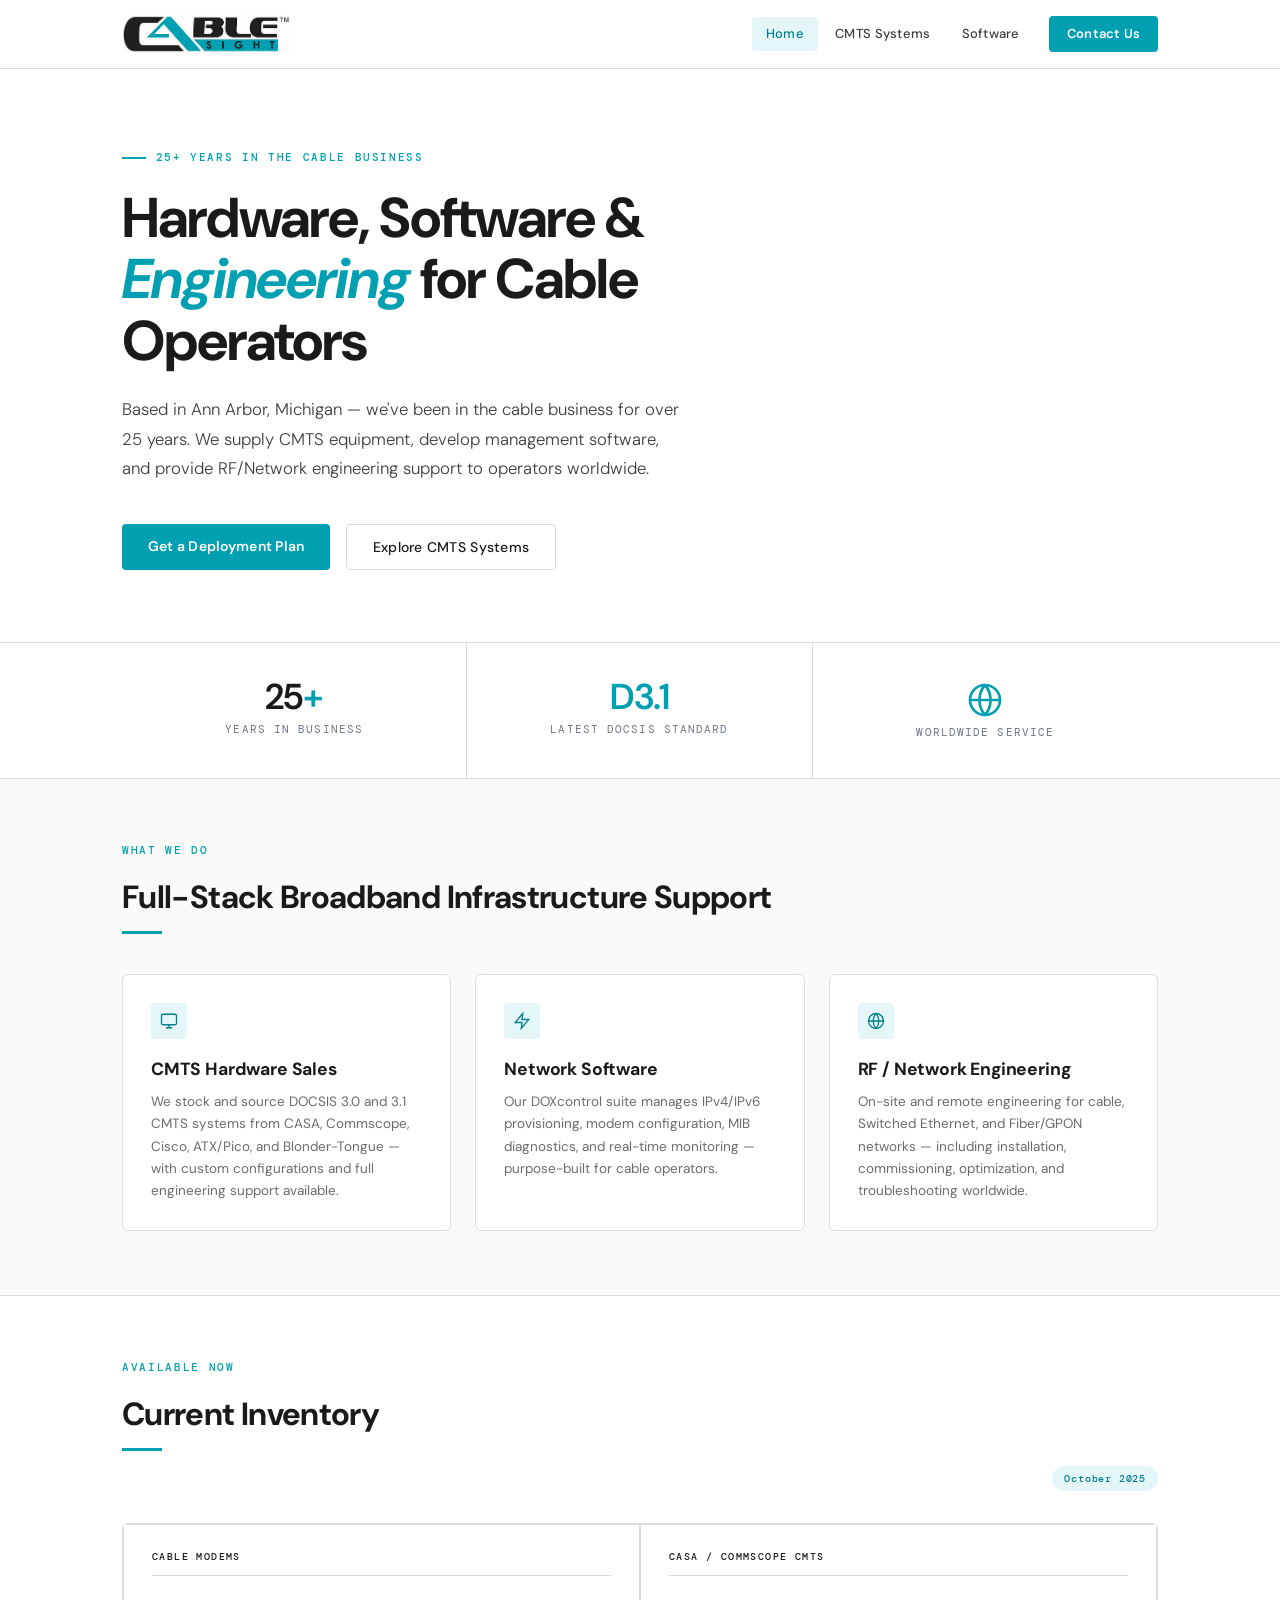
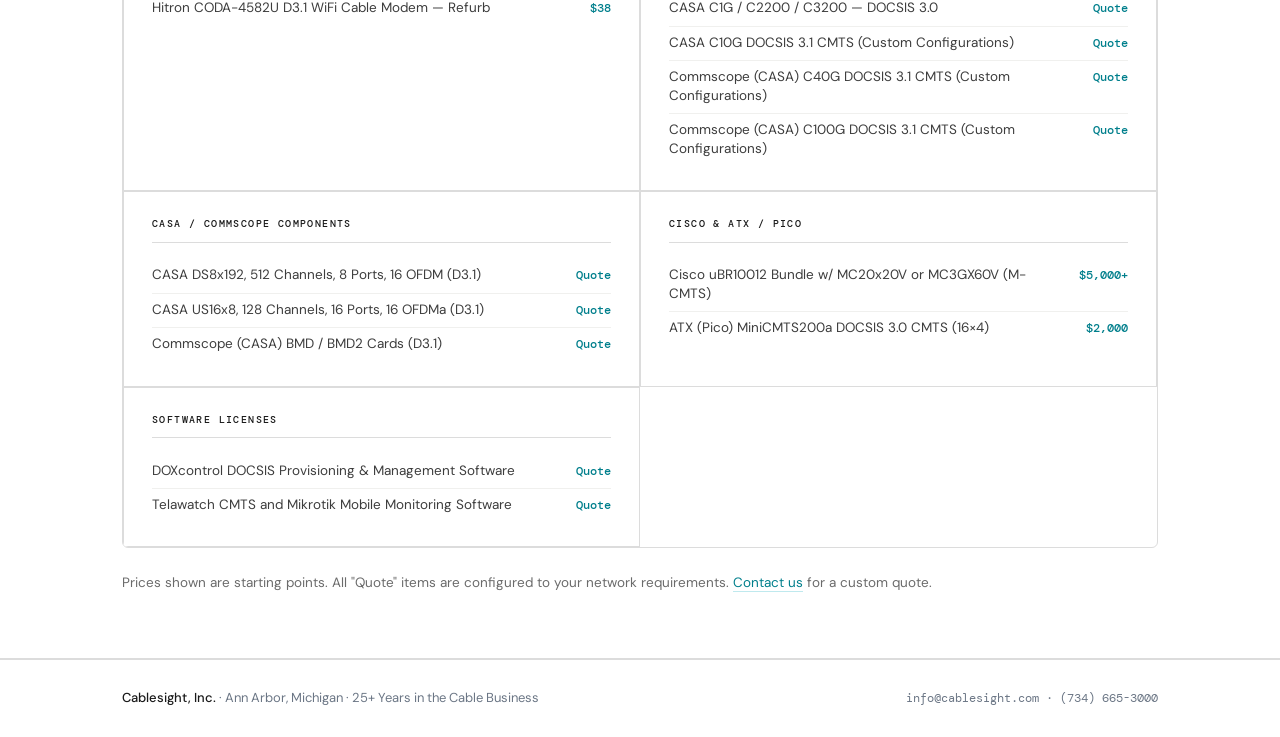
<file: index.html>
<!DOCTYPE html>
<html lang="en">
<head>
  <meta charset="UTF-8">
  <meta name="viewport" content="width=device-width, initial-scale=1.0">
  <title>Cablesight — CMTS Hardware, DOCSIS Software & Broadband Engineering</title>
  <link rel="preconnect" href="https://fonts.googleapis.com">
  <link href="https://fonts.googleapis.com/css2?family=DM+Serif+Display:ital@0;1&family=DM+Mono:wght@400;500&family=DM+Sans:ital,wght@0,300;0,400;0,500;0,600;1,300&display=swap" rel="stylesheet">
  <link rel="stylesheet" href="styles.css">
</head>
<body>

  <header>
    <div class="header-inner">
      <a class="logo" href="index.html">
        <img src="logo.png" alt="Cablesight Logo" class="logo-img">
      </a>
      <nav id="desktop-nav">
        <a class="nav-link active" href="index.html">Home</a>
        <a class="nav-link" href="cmts.html">CMTS Systems</a>
        <a class="nav-link" href="software.html">Software</a>
        <a class="nav-cta" href="contact.html">Contact Us</a>
      </nav>
      <div class="hamburger" id="hamburger" onclick="toggleMobileNav()" aria-label="Menu">
        <span></span><span></span><span></span>
      </div>
    </div>
  </header>

  <div class="mobile-nav" id="mobile-nav">
    <a class="mobile-nav-link active" href="index.html" onclick="closeMobileNav()">Home</a>
    <a class="mobile-nav-link" href="cmts.html" onclick="closeMobileNav()">CMTS Systems</a>
    <a class="mobile-nav-link" href="software.html" onclick="closeMobileNav()">Software</a>
    <a class="mobile-nav-cta" href="contact.html" onclick="closeMobileNav()">Contact Us</a>
  </div>

  <main>

    <section class="page-section hero">
      <div class="hero-inner">
        <div class="hero-label">25+ Years in the Cable Business</div>
        <h1>Hardware, Software &amp; <em>Engineering</em> for Cable Operators</h1>
        <p>Based in Ann Arbor, Michigan — we've been in the cable business for over 25 years. We supply CMTS equipment, develop management software, and provide RF/Network engineering support to operators worldwide.</p>
        <div class="hero-actions">
          <a class="btn-primary" href="contact.html">Get a Deployment Plan</a>
          <a class="btn-secondary" href="cmts.html">Explore CMTS Systems</a>
        </div>
      </div>
    </section>

    <section class="page-section stats">
      <div class="stats-inner">
        <div class="stat">
          <div class="stat-num">25<span>+</span></div>
          <div class="stat-label">Years in Business</div>
        </div>
        <div class="stat">
          <div class="stat-num"><span>D3.1</span></div>
          <div class="stat-label">Latest DOCSIS Standard</div>
        </div>
        <div class="stat">
          <div class="stat-num">
            <svg style="width:36px;height:36px;stroke:var(--teal);fill:none;stroke-width:1.8;vertical-align:middle;" viewBox="0 0 24 24">
              <circle cx="12" cy="12" r="10" /><path d="M2 12h20M12 2a15.3 15.3 0 010 20M12 2a15.3 15.3 0 000 20" />
            </svg>
          </div>
          <div class="stat-label">Worldwide Service</div>
        </div>
      </div>
    </section>

    <section class="page-section">
      <div class="section">
        <div class="section-label">What We Do</div>
        <h2 class="section-title">Full-Stack Broadband Infrastructure Support</h2>
        <div class="section-divider"></div>
        <div class="services-grid">
          <div class="service-card">
            <div class="service-icon"><svg viewBox="0 0 24 24"><rect x="2" y="3" width="20" height="14" rx="2" /><path d="M8 21h8M12 17v4" /></svg></div>
            <h3>CMTS Hardware Sales</h3>
            <p>We stock and source DOCSIS 3.0 and 3.1 CMTS systems from CASA, Commscope, Cisco, ATX/Pico, and Blonder-Tongue — with custom configurations and full engineering support available.</p>
          </div>
          <div class="service-card">
            <div class="service-icon"><svg viewBox="0 0 24 24"><path d="M13 2L3 14h9l-1 8 10-12h-9l1-8z" /></svg></div>
            <h3>Network Software</h3>
            <p>Our DOXcontrol suite manages IPv4/IPv6 provisioning, modem configuration, MIB diagnostics, and real-time monitoring — purpose-built for cable operators.</p>
          </div>
          <div class="service-card">
            <div class="service-icon"><svg viewBox="0 0 24 24"><circle cx="12" cy="12" r="10" /><path d="M2 12h20M12 2a15.3 15.3 0 010 20M12 2a15.3 15.3 0 000 20" /></svg></div>
            <h3>RF / Network Engineering</h3>
            <p>On-site and remote engineering for cable, Switched Ethernet, and Fiber/GPON networks — including installation, commissioning, optimization, and troubleshooting worldwide.</p>
          </div>
        </div>
      </div>
    </section>

    <section class="page-section inventory-section">
      <div class="section">
        <div class="inventory-header">
          <div>
            <div class="section-label">Available Now</div>
            <h2 class="section-title">Current Inventory</h2>
            <div class="section-divider"></div>
          </div>
          <span class="inv-badge">October 2025</span>
        </div>
        <div class="inventory-grid">
          <div class="inv-group">
            <div class="inv-group-title">Cable Modems</div>
            <div class="inv-row"><span class="inv-desc">Hitron CODA-4582U D3.1 WiFi Cable Modem — Refurb</span><span class="inv-price">$38</span></div>
          </div>
          <div class="inv-group">
            <div class="inv-group-title">CASA / Commscope CMTS</div>
            <div class="inv-row"><span class="inv-desc">CASA C1G / C2200 / C3200 — DOCSIS 3.0</span><span class="inv-price">Quote</span></div>
            <div class="inv-row"><span class="inv-desc">CASA C10G DOCSIS 3.1 CMTS (Custom Configurations)</span><span class="inv-price">Quote</span></div>
            <div class="inv-row"><span class="inv-desc">Commscope (CASA) C40G DOCSIS 3.1 CMTS (Custom Configurations)</span><span class="inv-price">Quote</span></div>
            <div class="inv-row"><span class="inv-desc">Commscope (CASA) C100G DOCSIS 3.1 CMTS (Custom Configurations)</span><span class="inv-price">Quote</span></div>
          </div>
          <div class="inv-group">
            <div class="inv-group-title">CASA / Commscope Components</div>
            <div class="inv-row"><span class="inv-desc">CASA DS8x192, 512 Channels, 8 Ports, 16 OFDM (D3.1)</span><span class="inv-price">Quote</span></div>
            <div class="inv-row"><span class="inv-desc">CASA US16x8, 128 Channels, 16 Ports, 16 OFDMa (D3.1)</span><span class="inv-price">Quote</span></div>
            <div class="inv-row"><span class="inv-desc">Commscope (CASA) BMD / BMD2 Cards (D3.1)</span><span class="inv-price">Quote</span></div>
          </div>
          <div class="inv-group">
            <div class="inv-group-title">Cisco &amp; ATX / Pico</div>
            <div class="inv-row"><span class="inv-desc">Cisco uBR10012 Bundle w/ MC20x20V or MC3GX60V (M-CMTS)</span><span class="inv-price">$5,000+</span></div>
            <div class="inv-row"><span class="inv-desc">ATX (Pico) MiniCMTS200a DOCSIS 3.0 CMTS (16×4)</span><span class="inv-price">$2,000</span></div>
          </div>
          <div class="inv-group">
            <div class="inv-group-title">Software Licenses</div>
            <div class="inv-row"><span class="inv-desc">DOXcontrol DOCSIS Provisioning &amp; Management Software</span><span class="inv-price">Quote</span></div>
            <div class="inv-row"><span class="inv-desc">Telawatch CMTS and Mikrotik Mobile Monitoring Software</span><span class="inv-price">Quote</span></div>
          </div>
        </div>
        <p style="margin-top:1.5rem; font-size:13.5px; color:var(--ink-muted);">
          Prices shown are starting points. All "Quote" items are configured to your network requirements.
          <a class="text-link" href="contact.html">Contact us</a> for a custom quote.
        </p>
      </div>
    </section>

  </main>

  <footer>
    <div class="footer-inner">
      <div class="footer-left"><strong>Cablesight, Inc.</strong> · Ann Arbor, Michigan · 25+ Years in the Cable Business</div>
      <div class="footer-right"><a href="mailto:info@cablesight.com">info@cablesight.com</a> · <a href="tel:+17346653000">(734) 665-3000</a></div>
    </div>
  </footer>

  <script src="main.js"></script>
</body>
</html>
</file>
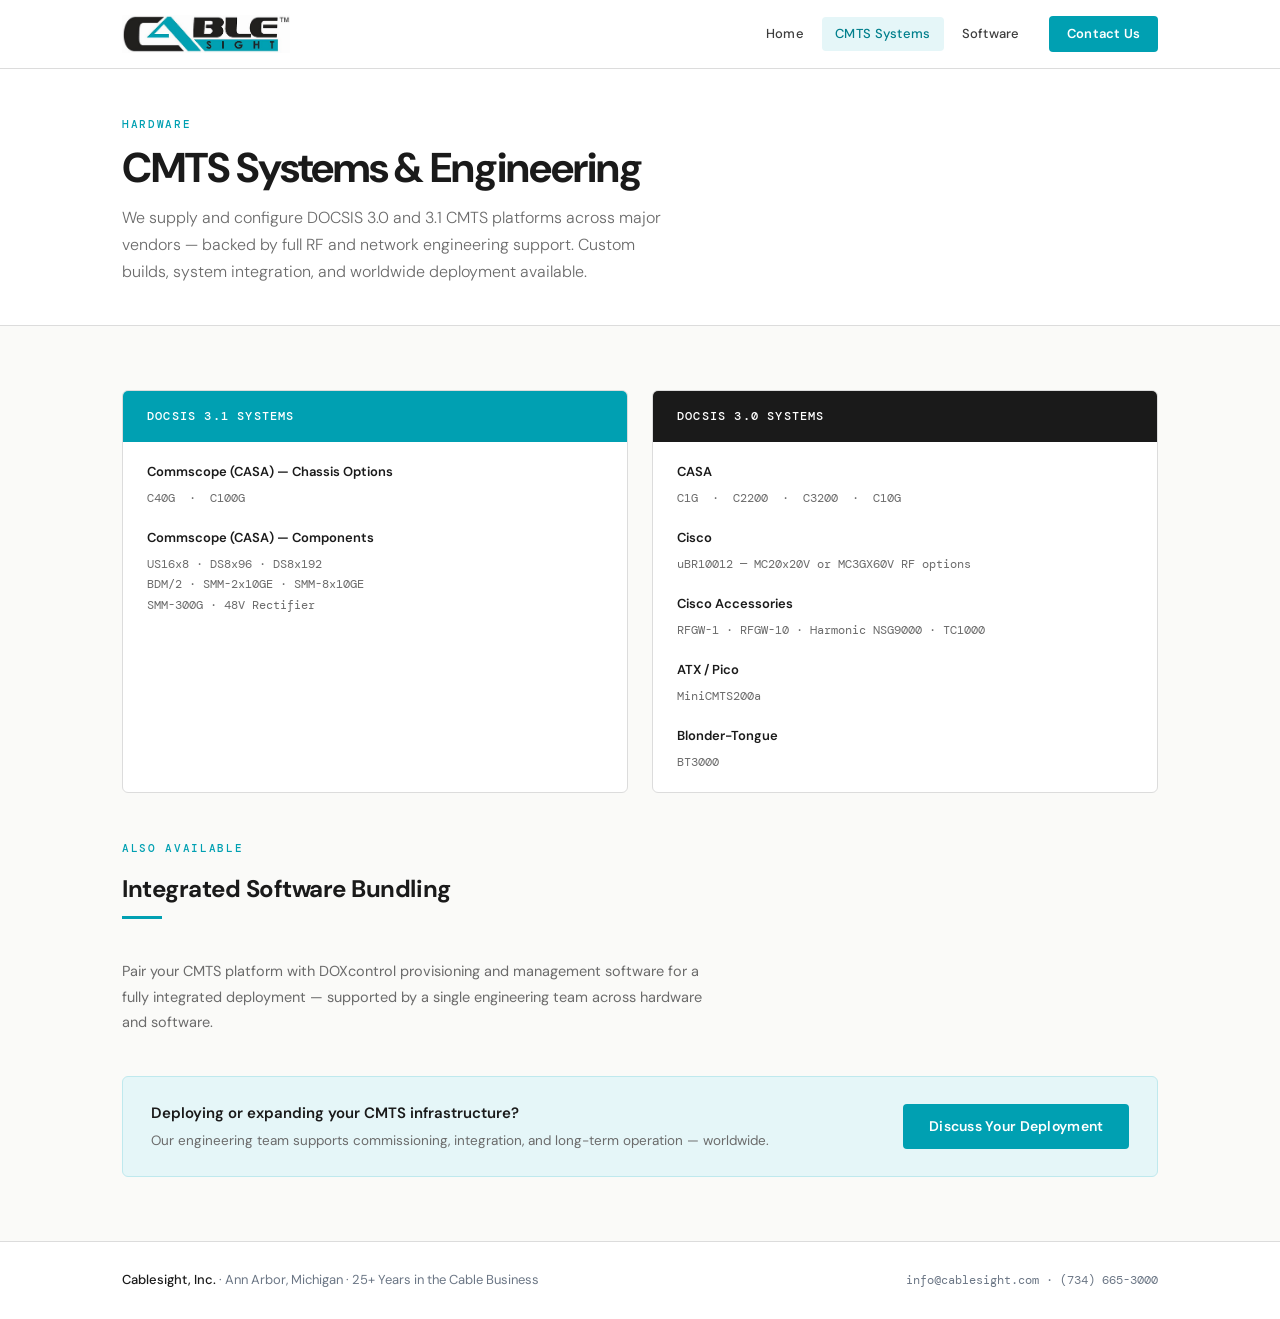
<file: cmts.html>
<!DOCTYPE html>
<html lang="en">
<head>
  <meta charset="UTF-8">
  <meta name="viewport" content="width=device-width, initial-scale=1.0">
  <title>CMTS Systems — Cablesight</title>
  <link rel="preconnect" href="https://fonts.googleapis.com">
  <link href="https://fonts.googleapis.com/css2?family=DM+Serif+Display:ital@0;1&family=DM+Mono:wght@400;500&family=DM+Sans:ital,wght@0,300;0,400;0,500;0,600;1,300&display=swap" rel="stylesheet">
  <link rel="stylesheet" href="styles.css">
</head>
<body>

  <header>
    <div class="header-inner">
      <a class="logo" href="index.html">
        <img src="logo.png" alt="Cablesight Logo" class="logo-img">
      </a>
      <nav id="desktop-nav">
        <a class="nav-link" href="index.html">Home</a>
        <a class="nav-link active" href="cmts.html">CMTS Systems</a>
        <a class="nav-link" href="software.html">Software</a>
        <a class="nav-cta" href="contact.html">Contact Us</a>
      </nav>
      <div class="hamburger" id="hamburger" onclick="toggleMobileNav()" aria-label="Menu">
        <span></span><span></span><span></span>
      </div>
    </div>
  </header>

  <div class="mobile-nav" id="mobile-nav">
    <a class="mobile-nav-link" href="index.html" onclick="closeMobileNav()">Home</a>
    <a class="mobile-nav-link active" href="cmts.html" onclick="closeMobileNav()">CMTS Systems</a>
    <a class="mobile-nav-link" href="software.html" onclick="closeMobileNav()">Software</a>
    <a class="mobile-nav-cta" href="contact.html" onclick="closeMobileNav()">Contact Us</a>
  </div>

  <main>

    <section class="page-header">
      <div class="page-header-inner">
        <div class="section-label">Hardware</div>
        <h1>CMTS Systems &amp; Engineering</h1>
        <p>We supply and configure DOCSIS 3.0 and 3.1 CMTS platforms across major vendors — backed by full RF and network engineering support. Custom builds, system integration, and worldwide deployment available.</p>
      </div>
    </section>

    <section class="page-section">
      <div class="section">

        <div class="cmts-grid">
          <div class="cmts-tier">
            <div class="cmts-tier-header teal"><h3>DOCSIS 3.1 Systems</h3></div>
            <div class="cmts-tier-body">
              <div class="cmts-brand-block">
                <div class="cmts-brand">Commscope (CASA) — Chassis Options</div>
                <div class="cmts-models">C40G &nbsp;·&nbsp; C100G</div>
              </div>
              <div class="cmts-brand-block">
                <div class="cmts-brand">Commscope (CASA) — Components</div>
                <div class="cmts-models">US16x8 · DS8x96 · DS8x192<br>BDM/2 · SMM-2x10GE · SMM-8x10GE<br>SMM-300G · 48V Rectifier</div>
              </div>
            </div>
          </div>
          <div class="cmts-tier">
            <div class="cmts-tier-header dark"><h3>DOCSIS 3.0 Systems</h3></div>
            <div class="cmts-tier-body">
              <div class="cmts-brand-block">
                <div class="cmts-brand">CASA</div>
                <div class="cmts-models">C1G &nbsp;·&nbsp; C2200 &nbsp;·&nbsp; C3200 &nbsp;·&nbsp; C10G</div>
              </div>
              <div class="cmts-brand-block">
                <div class="cmts-brand">Cisco</div>
                <div class="cmts-models">uBR10012 — MC20x20V or MC3GX60V RF options</div>
              </div>
              <div class="cmts-brand-block">
                <div class="cmts-brand">Cisco Accessories</div>
                <div class="cmts-models">RFGW-1 · RFGW-10 · Harmonic NSG9000 · TC1000</div>
              </div>
              <div class="cmts-brand-block">
                <div class="cmts-brand">ATX / Pico</div>
                <div class="cmts-models">MiniCMTS200a</div>
              </div>
              <div class="cmts-brand-block">
                <div class="cmts-brand">Blonder-Tongue</div>
                <div class="cmts-models">BT3000</div>
              </div>
            </div>
          </div>
        </div>

        <div style="margin-top:3rem;">
          <div class="section-label">Also Available</div>
          <h2 class="section-title" style="font-size:1.5rem;">Integrated Software Bundling</h2>
          <div class="section-divider"></div>
          <p style="font-size:14.5px; color:var(--ink-muted); max-width:600px; line-height:1.75;">
            Pair your CMTS platform with DOXcontrol provisioning and management software for a fully integrated deployment — supported by a single engineering team across hardware and software.
          </p>
        </div>

        <div class="callout" style="margin-top:2.5rem;">
          <div class="callout-text">
            <strong>Deploying or expanding your CMTS infrastructure?</strong>
            <span>Our engineering team supports commissioning, integration, and long-term operation — worldwide.</span>
          </div>
          <a class="btn-primary" href="contact.html">Discuss Your Deployment</a>
        </div>

      </div>
    </section>

  </main>

  <footer>
    <div class="footer-inner">
      <div class="footer-left"><strong>Cablesight, Inc.</strong> · Ann Arbor, Michigan · 25+ Years in the Cable Business</div>
      <div class="footer-right"><a href="mailto:info@cablesight.com">info@cablesight.com</a> · <a href="tel:+17346653000">(734) 665-3000</a></div>
    </div>
  </footer>

  <script src="main.js"></script>
</body>
</html>
</file>
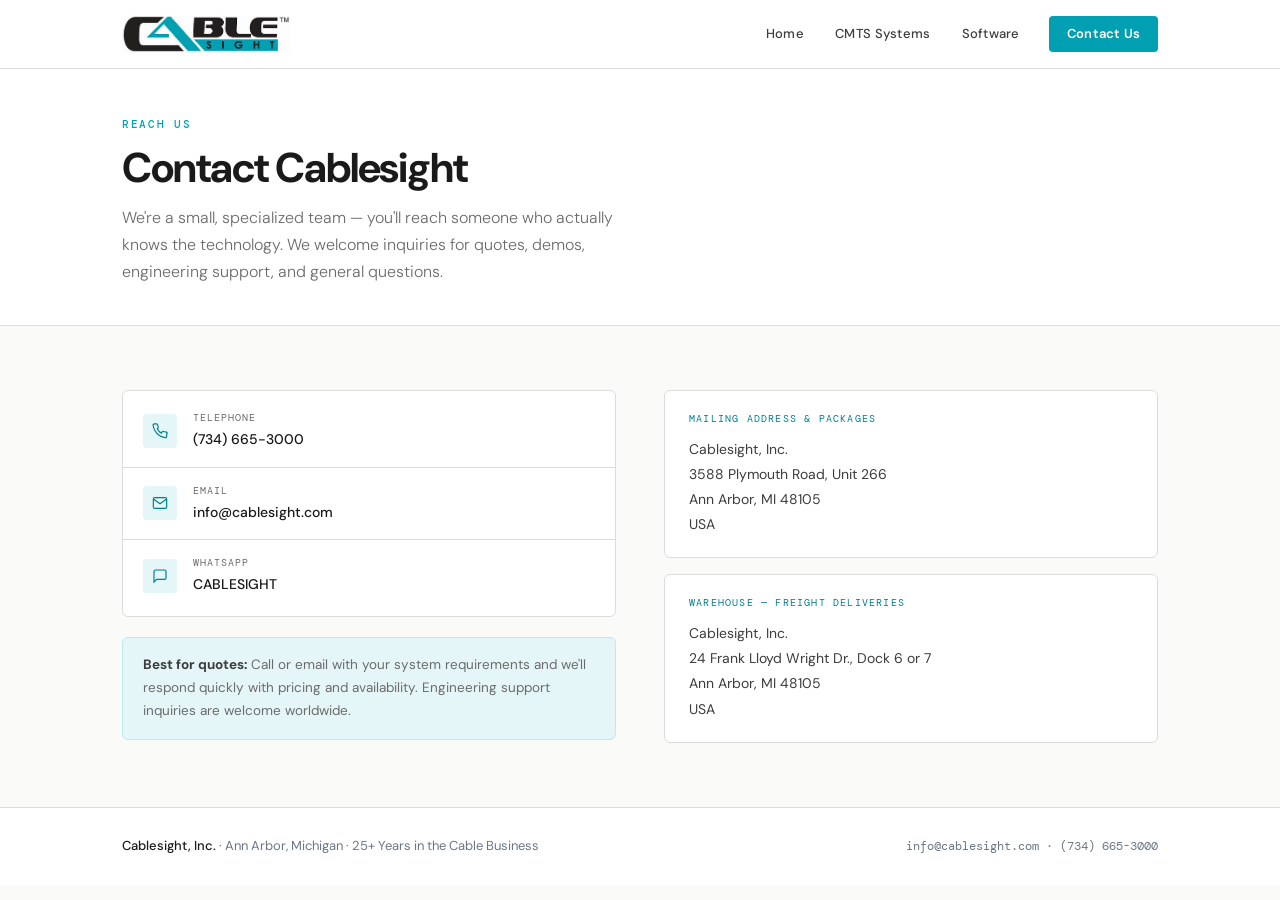
<file: contact.html>
<!DOCTYPE html>
<html lang="en">
<head>
  <meta charset="UTF-8">
  <meta name="viewport" content="width=device-width, initial-scale=1.0">
  <title>Contact — Cablesight</title>
  <link rel="preconnect" href="https://fonts.googleapis.com">
  <link href="https://fonts.googleapis.com/css2?family=DM+Serif+Display:ital@0;1&family=DM+Mono:wght@400;500&family=DM+Sans:ital,wght@0,300;0,400;0,500;0,600;1,300&display=swap" rel="stylesheet">
  <link rel="stylesheet" href="styles.css">
</head>
<body>

  <header>
    <div class="header-inner">
      <a class="logo" href="index.html">
        <img src="logo.png" alt="Cablesight Logo" class="logo-img">
      </a>
      <nav id="desktop-nav">
        <a class="nav-link" href="index.html">Home</a>
        <a class="nav-link" href="cmts.html">CMTS Systems</a>
        <a class="nav-link" href="software.html">Software</a>
        <a class="nav-cta active" href="contact.html">Contact Us</a>
      </nav>
      <div class="hamburger" id="hamburger" onclick="toggleMobileNav()" aria-label="Menu">
        <span></span><span></span><span></span>
      </div>
    </div>
  </header>

  <div class="mobile-nav" id="mobile-nav">
    <a class="mobile-nav-link" href="index.html" onclick="closeMobileNav()">Home</a>
    <a class="mobile-nav-link" href="cmts.html" onclick="closeMobileNav()">CMTS Systems</a>
    <a class="mobile-nav-link" href="software.html" onclick="closeMobileNav()">Software</a>
    <a class="mobile-nav-cta active" href="contact.html" onclick="closeMobileNav()">Contact Us</a>
  </div>

  <main>

    <section class="page-header">
      <div class="page-header-inner">
        <div class="section-label">Reach Us</div>
        <h1>Contact Cablesight</h1>
        <p>We're a small, specialized team — you'll reach someone who actually knows the technology. We welcome inquiries for quotes, demos, engineering support, and general questions.</p>
      </div>
    </section>

    <section class="page-section">
      <div class="section">
        <div class="contact-layout">

          <div>
            <div class="contact-methods" style="margin-bottom:1.25rem;">
              <div class="contact-method">
                <div class="method-icon">
                  <svg viewBox="0 0 24 24"><path d="M22 16.92v3a2 2 0 01-2.18 2 19.79 19.79 0 01-8.63-3.07A19.5 19.5 0 014.69 12a19.79 19.79 0 01-3.07-8.67A2 2 0 013.6 1.27h3a2 2 0 012 1.72c.127.96.361 1.903.7 2.81a2 2 0 01-.45 2.11L7.91 8.91a16 16 0 006.29 6.29l.95-1.95a2 2 0 012.11-.45c.907.339 1.85.573 2.81.7A2 2 0 0122 16.92z" /></svg>
                </div>
                <div>
                  <div class="method-label">Telephone</div>
                  <div class="method-value"><a href="tel:+17346653000">(734) 665-3000</a></div>
                </div>
              </div>
              <div class="contact-method">
                <div class="method-icon">
                  <svg viewBox="0 0 24 24"><path d="M4 4h16c1.1 0 2 .9 2 2v12c0 1.1-.9 2-2 2H4c-1.1 0-2-.9-2-2V6c0-1.1.9-2 2-2z" /><polyline points="22,6 12,13 2,6" /></svg>
                </div>
                <div>
                  <div class="method-label">Email</div>
                  <div class="method-value"><a href="mailto:info@cablesight.com">info@cablesight.com</a></div>
                </div>
              </div>
              <div class="contact-method">
                <div class="method-icon">
                  <svg viewBox="0 0 24 24"><path d="M21 15a2 2 0 01-2 2H7l-4 4V5a2 2 0 012-2h14a2 2 0 012 2z" /></svg>
                </div>
                <div>
                  <div class="method-label">WhatsApp</div>
                  <div class="method-value">CABLESIGHT</div>
                </div>
              </div>
            </div>
            <div style="padding:1rem 1.25rem; background:var(--teal-light); border:1px solid var(--teal-mid); border-radius:6px; font-size:13.5px; color:var(--ink-muted); line-height:1.7;">
              <strong style="color:var(--ink-soft);">Best for quotes:</strong> Call or email with your system requirements and we'll respond quickly with pricing and availability. Engineering support inquiries are welcome worldwide.
            </div>
          </div>

          <div>
            <div class="address-card">
              <div class="address-label">Mailing Address &amp; Packages</div>
              <address>Cablesight, Inc.<br>3588 Plymouth Road, Unit 266<br>Ann Arbor, MI 48105<br>USA</address>
            </div>
            <div class="address-card">
              <div class="address-label">Warehouse — Freight Deliveries</div>
              <address>Cablesight, Inc.<br>24 Frank Lloyd Wright Dr., Dock 6 or 7<br>Ann Arbor, MI 48105<br>USA</address>
            </div>
          </div>

        </div>
      </div>
    </section>

  </main>

  <footer>
    <div class="footer-inner">
      <div class="footer-left"><strong>Cablesight, Inc.</strong> · Ann Arbor, Michigan · 25+ Years in the Cable Business</div>
      <div class="footer-right"><a href="mailto:info@cablesight.com">info@cablesight.com</a> · <a href="tel:+17346653000">(734) 665-3000</a></div>
    </div>
  </footer>

  <script src="main.js"></script>
</body>
</html>
</file>
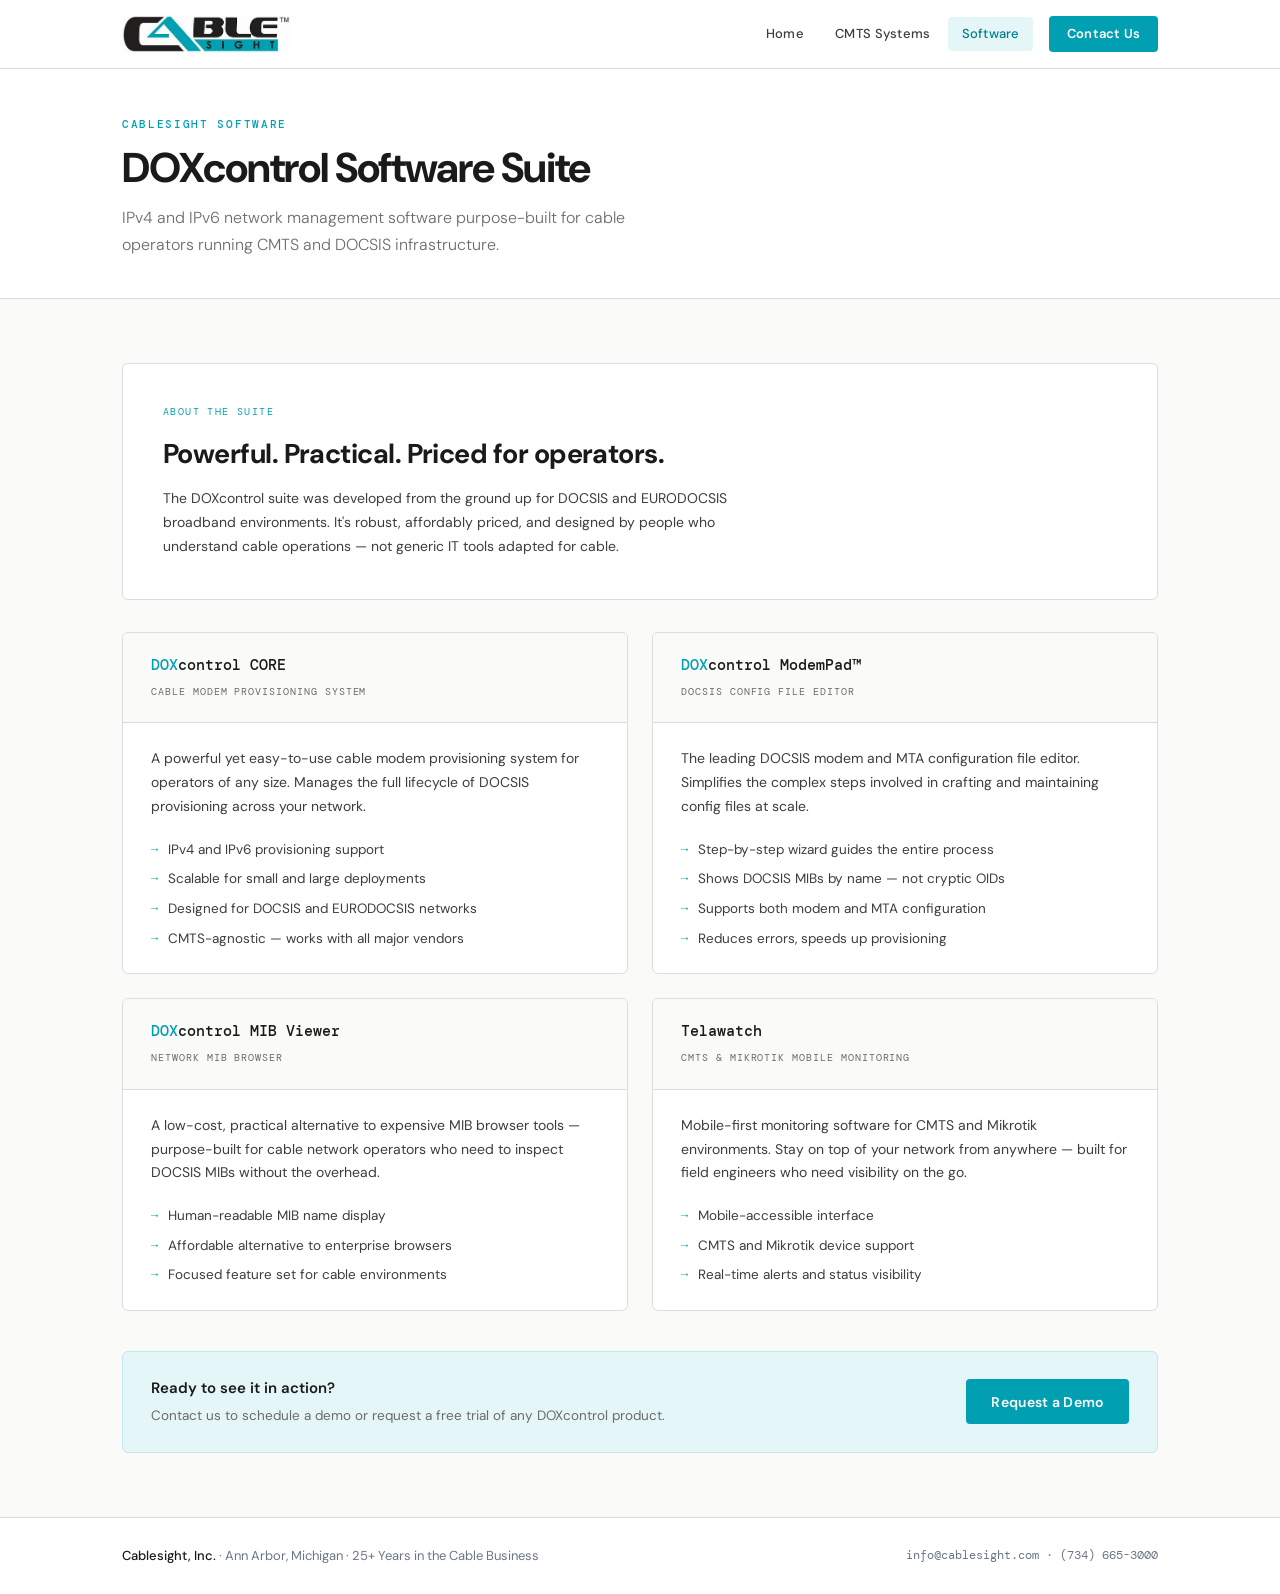
<file: software.html>
<!DOCTYPE html>
<html lang="en">
<head>
  <meta charset="UTF-8">
  <meta name="viewport" content="width=device-width, initial-scale=1.0">
  <title>Software — Cablesight</title>
  <link rel="preconnect" href="https://fonts.googleapis.com">
  <link href="https://fonts.googleapis.com/css2?family=DM+Serif+Display:ital@0;1&family=DM+Mono:wght@400;500&family=DM+Sans:ital,wght@0,300;0,400;0,500;0,600;1,300&display=swap" rel="stylesheet">
  <link rel="stylesheet" href="styles.css">
</head>
<body>

  <header>
    <div class="header-inner">
      <a class="logo" href="index.html">
        <img src="logo.png" alt="Cablesight Logo" class="logo-img">
      </a>
      <nav id="desktop-nav">
        <a class="nav-link" href="index.html">Home</a>
        <a class="nav-link" href="cmts.html">CMTS Systems</a>
        <a class="nav-link active" href="software.html">Software</a>
        <a class="nav-cta" href="contact.html">Contact Us</a>
      </nav>
      <div class="hamburger" id="hamburger" onclick="toggleMobileNav()" aria-label="Menu">
        <span></span><span></span><span></span>
      </div>
    </div>
  </header>

  <div class="mobile-nav" id="mobile-nav">
    <a class="mobile-nav-link" href="index.html" onclick="closeMobileNav()">Home</a>
    <a class="mobile-nav-link" href="cmts.html" onclick="closeMobileNav()">CMTS Systems</a>
    <a class="mobile-nav-link active" href="software.html" onclick="closeMobileNav()">Software</a>
    <a class="mobile-nav-cta" href="contact.html" onclick="closeMobileNav()">Contact Us</a>
  </div>

  <main>

    <section class="page-header">
      <div class="page-header-inner">
        <div class="section-label">Cablesight Software</div>
        <h1>DOXcontrol Software Suite</h1>
        <p>IPv4 and IPv6 network management software purpose-built for cable operators running CMTS and DOCSIS infrastructure.</p>
      </div>
    </section>

    <section class="page-section">
      <div class="section">
        <div class="dox-suite-intro">
          <div class="kicker">About the Suite</div>
          <h2>Powerful. Practical. Priced for operators.</h2>
          <p>The DOXcontrol suite was developed from the ground up for DOCSIS and EURODOCSIS broadband environments. It's robust, affordably priced, and designed by people who understand cable operations — not generic IT tools adapted for cable.</p>
        </div>

        <div class="software-layout">

          <div class="software-product">
            <div class="product-header">
              <div class="product-name"><span class="accent">DOX</span>control CORE</div>
              <span class="product-tag">Cable Modem Provisioning System</span>
            </div>
            <div class="product-body">
              <p>A powerful yet easy-to-use cable modem provisioning system for operators of any size. Manages the full lifecycle of DOCSIS provisioning across your network.</p>
              <ul class="feature-list">
                <li>IPv4 and IPv6 provisioning support</li>
                <li>Scalable for small and large deployments</li>
                <li>Designed for DOCSIS and EURODOCSIS networks</li>
                <li>CMTS-agnostic — works with all major vendors</li>
              </ul>
            </div>
          </div>

          <div class="software-product">
            <div class="product-header">
              <div class="product-name"><span class="accent">DOX</span>control ModemPad™</div>
              <span class="product-tag">DOCSIS Config File Editor</span>
            </div>
            <div class="product-body">
              <p>The leading DOCSIS modem and MTA configuration file editor. Simplifies the complex steps involved in crafting and maintaining config files at scale.</p>
              <ul class="feature-list">
                <li>Step-by-step wizard guides the entire process</li>
                <li>Shows DOCSIS MIBs by name — not cryptic OIDs</li>
                <li>Supports both modem and MTA configuration</li>
                <li>Reduces errors, speeds up provisioning</li>
              </ul>
            </div>
          </div>

          <div class="software-product">
            <div class="product-header">
              <div class="product-name"><span class="accent">DOX</span>control MIB Viewer</div>
              <span class="product-tag">Network MIB Browser</span>
            </div>
            <div class="product-body">
              <p>A low-cost, practical alternative to expensive MIB browser tools — purpose-built for cable network operators who need to inspect DOCSIS MIBs without the overhead.</p>
              <ul class="feature-list">
                <li>Human-readable MIB name display</li>
                <li>Affordable alternative to enterprise browsers</li>
                <li>Focused feature set for cable environments</li>
              </ul>
            </div>
          </div>

          <div class="software-product">
            <div class="product-header">
              <div class="product-name">Telawatch</div>
              <span class="product-tag">CMTS &amp; Mikrotik Mobile Monitoring</span>
            </div>
            <div class="product-body">
              <p>Mobile-first monitoring software for CMTS and Mikrotik environments. Stay on top of your network from anywhere — built for field engineers who need visibility on the go.</p>
              <ul class="feature-list">
                <li>Mobile-accessible interface</li>
                <li>CMTS and Mikrotik device support</li>
                <li>Real-time alerts and status visibility</li>
              </ul>
            </div>
          </div>

        </div>

        <div class="callout">
          <div class="callout-text">
            <strong>Ready to see it in action?</strong>
            <span>Contact us to schedule a demo or request a free trial of any DOXcontrol product.</span>
          </div>
          <a class="btn-primary" href="contact.html">Request a Demo</a>
        </div>

      </div>
    </section>

  </main>

  <footer>
    <div class="footer-inner">
      <div class="footer-left"><strong>Cablesight, Inc.</strong> · Ann Arbor, Michigan · 25+ Years in the Cable Business</div>
      <div class="footer-right"><a href="mailto:info@cablesight.com">info@cablesight.com</a> · <a href="tel:+17346653000">(734) 665-3000</a></div>
    </div>
  </footer>

  <script src="main.js"></script>
</body>
</html>
</file>
<file: styles.css>
*,
*::before,
*::after {
  box-sizing: border-box;
  margin: 0;
  padding: 0;
}

:root {
  --teal: #00A0B2;
  --teal-dark: #007F8C;
  --teal-light: #E5F6F8;
  --teal-mid: #BFE9EE;
  --ink: #1A1A1A;
  --ink-soft: #3D3D3D;
  --ink-muted: #6B6B6B;
  --ink-light: #6b7685;
  --rule: #DCDCDC;
  --bg: #FAFAF8;
  --white: #FFFFFF;
  --mono: 'DM Mono', monospace;
  --sans: 'DM Sans', sans-serif;
}

html {
  scroll-behavior: smooth;
}

body {
  font-family: var(--sans);
  background: var(--bg);
  color: var(--ink);
  font-size: 16px;
  line-height: 1.6;
  -webkit-font-smoothing: antialiased;
  min-height: 100vh;
}

/* ── HEADER ── */
header {
  background: var(--white);
  border-bottom: 1px solid var(--rule);
  position: sticky;
  top: 0;
  z-index: 200;
}

.header-inner {
  max-width: 1100px;
  margin: 0 auto;
  padding: 0 2rem;
  display: flex;
  align-items: center;
  justify-content: space-between;
  height: 68px;
}

.logo {
  display: flex;
  align-items: center;
  gap: 0.6rem;
  cursor: pointer;
  flex-shrink: 0;
  text-decoration: none;
}

.logo-img {
  height: 38px;
  width: auto;
  display: block;
}

/* Desktop nav */
nav {
  display: flex;
  align-items: center;
  gap: 0.25rem;
}

.nav-link {
  font-family: var(--sans);
  font-size: 13px;
  font-weight: 500;
  color: var(--ink-soft);
  padding: 0.4rem 0.85rem;
  border-radius: 4px;
  cursor: pointer;
  transition: color 0.15s, background 0.15s;
  letter-spacing: 0.02em;
  white-space: nowrap;
  text-decoration: none;
}

.nav-link:hover {
  color: var(--ink);
  background: var(--teal-light);
}

.nav-link.active {
  color: var(--teal-dark);
  background: var(--teal-light);
}

.nav-cta {
  margin-left: 0.75rem;
  font-family: var(--sans);
  font-size: 13px;
  font-weight: 600;
  color: var(--white);
  background: var(--teal);
  padding: 0.45rem 1.1rem;
  border-radius: 4px;
  cursor: pointer;
  transition: background 0.15s;
  letter-spacing: 0.02em;
  white-space: nowrap;
  text-decoration: none;
}

.nav-cta:hover {
  background: var(--teal-dark);
}

/* Hamburger */
.hamburger {
  display: none;
  flex-direction: column;
  justify-content: center;
  gap: 5px;
  width: 36px;
  height: 36px;
  cursor: pointer;
  padding: 4px;
  border-radius: 4px;
  transition: background 0.15s;
}

.hamburger:hover {
  background: var(--teal-light);
}

.hamburger span {
  display: block;
  height: 2px;
  background: var(--ink);
  border-radius: 2px;
  transition: transform 0.25s, opacity 0.25s;
  transform-origin: center;
}

.hamburger.open span:nth-child(1) {
  transform: translateY(7px) rotate(45deg);
}

.hamburger.open span:nth-child(2) {
  opacity: 0;
}

.hamburger.open span:nth-child(3) {
  transform: translateY(-7px) rotate(-45deg);
}

/* Mobile drawer */
.mobile-nav {
  display: none;
  position: fixed;
  top: 68px;
  left: 0;
  right: 0;
  bottom: 0;
  background: var(--white);
  z-index: 190;
  padding: 1.5rem 1.5rem 2rem;
  flex-direction: column;
  gap: 0.5rem;
  border-top: 1px solid var(--rule);
  overflow-y: auto;
}

.mobile-nav.open {
  display: flex;
}

.mobile-nav-link {
  font-size: 18px;
  font-weight: 500;
  color: var(--ink-soft);
  padding: 0.75rem 1rem;
  border-radius: 6px;
  cursor: pointer;
  transition: background 0.15s, color 0.15s;
  text-decoration: none;
}

.mobile-nav-link:hover,
.mobile-nav-link.active {
  background: var(--teal-light);
  color: var(--teal-dark);
}

.mobile-nav-cta {
  margin-top: 1rem;
  font-size: 16px;
  font-weight: 600;
  color: var(--white);
  background: var(--teal);
  padding: 0.85rem 1rem;
  border-radius: 6px;
  cursor: pointer;
  text-align: center;
  transition: background 0.15s;
  text-decoration: none;
}

.mobile-nav-cta:hover {
  background: var(--teal-dark);
}

/* ── MAIN / SECTION STRUCTURE ── */
main {
  display: block;
}

/* Universal container — every section's content is wrapped in this */
.container {
  max-width: 1100px;
  margin: 0 auto;
  padding: 0 2rem;
}

/* ── HERO ── */
.hero {
  background: var(--white);
  border-bottom: 1px solid var(--rule);
  padding: 5rem 0 4.5rem;
  position: relative;
  overflow: hidden;
}

.hero-inner {
  max-width: 1100px;
  margin: 0 auto;
  padding: 0 2rem;
  position: relative;
  z-index: 1;
}

.hero-label {
  font-family: var(--mono);
  font-size: 11px;
  font-weight: 500;
  color: var(--teal);
  letter-spacing: 0.15em;
  text-transform: uppercase;
  margin-bottom: 1.25rem;
  display: flex;
  align-items: center;
  gap: 0.6rem;
}

.hero-label::before {
  content: '';
  display: inline-block;
  width: 24px;
  height: 2px;
  background: var(--teal);
}

.hero h1 {
  font-family: var(--sans);
  font-size: clamp(2.1rem, 4.5vw, 3.5rem);
  line-height: 1.1;
  color: var(--ink);
  max-width: 640px;
  margin-bottom: 1.5rem;
  letter-spacing: -0.02em;
}

.hero h1 em {
  color: var(--teal);
  font-style: italic;
  font-weight: inherit;
}

.hero p {
  font-size: 1.05rem;
  color: var(--ink-soft);
  max-width: 560px;
  line-height: 1.75;
  margin-bottom: 2.5rem;
  font-weight: 300;
}

.hero-actions {
  display: flex;
  gap: 1rem;
  flex-wrap: wrap;
}

.btn-primary {
  background: var(--teal);
  color: var(--white);
  font-family: var(--sans);
  font-weight: 600;
  font-size: 14px;
  padding: 0.7rem 1.6rem;
  border-radius: 4px;
  cursor: pointer;
  transition: background 0.15s, transform 0.1s;
  letter-spacing: 0.02em;
  border: none;
  display: inline-block;
  text-decoration: none;
}

.btn-primary:hover {
  background: var(--teal-dark);
  transform: translateY(-1px);
}

.btn-secondary {
  background: transparent;
  color: var(--ink);
  font-family: var(--sans);
  font-weight: 500;
  font-size: 14px;
  padding: 0.7rem 1.6rem;
  border-radius: 4px;
  cursor: pointer;
  transition: background 0.15s;
  letter-spacing: 0.02em;
  border: 1.5px solid var(--rule);
  display: inline-block;
  text-decoration: none;
}

.btn-secondary:hover {
  background: var(--teal-light);
  border-color: var(--teal-mid);
}

/* ── STAT BAR ── */
.stats {
  background: var(--white);
  border-bottom: 1px solid var(--rule);
}

.stats-inner {
  max-width: 1100px;
  margin: 0 auto;
  padding: 0 2rem;
  display: grid;
  grid-template-columns: repeat(3, 1fr);
}

/* ── PAGE SECTION (wraps content inside <section class="page-section">) ── */
.page-section {
  /* background/border set per-section as needed */
}

.stat {
  padding: 36px 0;
  text-align: center;
  border-right: 1px solid var(--rule);
}

.stat:last-child {
  border-right: none;
}

.stat-num {
  font-size: 36px;
  font-weight: 600;
  color: var(--ink);
  letter-spacing: -0.03em;
  line-height: 1;
  margin-bottom: 6px;
}

.stat-num span {
  color: var(--teal);
}

.stat-label {
  font-family: var(--mono);
  font-size: 11px;
  letter-spacing: 0.1em;
  text-transform: uppercase;
  color: var(--ink-light);
}

/* ── SHARED SECTION CONTENT ── */
.section {
  max-width: 1100px;
  margin: 0 auto;
  padding: 4rem 2rem;
}

.section-label {
  font-family: var(--mono);
  font-size: 10.5px;
  font-weight: 500;
  color: var(--teal);
  letter-spacing: 0.16em;
  text-transform: uppercase;
  margin-bottom: 0.75rem;
}

.section-title {
  font-family: var(--sans);
  font-size: 2rem;
  color: var(--ink);
  letter-spacing: -0.02em;
  margin-bottom: 0.5rem;
}

.section-divider {
  width: 40px;
  height: 3px;
  background: var(--teal);
  margin-bottom: 2.5rem;
}

/* ── INVENTORY ── */
.inventory-section {
  background: var(--white);
  border-top: 1px solid var(--rule);
  border-bottom: 1px solid var(--rule);
}

.inventory-header {
  display: flex;
  align-items: flex-end;
  justify-content: space-between;
  margin-bottom: 2rem;
  flex-wrap: wrap;
  gap: 1rem;
}

.inv-badge {
  font-family: var(--mono);
  font-size: 10px;
  font-weight: 500;
  background: var(--teal-light);
  color: var(--teal-dark);
  padding: 0.3rem 0.75rem;
  border-radius: 20px;
  letter-spacing: 0.08em;
}

.inventory-grid {
  display: grid;
  grid-template-columns: 1fr 1fr;
  background: var(--white);
  border: 1px solid var(--rule);
  border-radius: 6px;
  border-collapse: collapse;
  overflow: hidden;
}

.inv-group {
  background: var(--white);
  padding: 1.5rem 1.75rem;
  border: 1px solid var(--rule);
}

.inv-group-title {
  font-family: var(--mono);
  font-size: 10px;
  font-weight: 500;
  color: var(--ink);
  text-transform: uppercase;
  letter-spacing: 0.14em;
  margin-bottom: 1rem;
  padding-bottom: 0.6rem;
  border-bottom: 1px solid var(--rule);
}

.inv-row {
  display: flex;
  align-items: baseline;
  gap: 1rem;
  padding: 0.45rem 0;
  border-bottom: 1px solid #F0F0EE;
}

.inv-row:last-child {
  border-bottom: none;
}

.inv-desc {
  font-size: 13.5px;
  color: var(--ink-soft);
  line-height: 1.4;
}

.inv-price {
  margin-left: auto;
  font-family: var(--mono);
  font-size: 12px;
  font-weight: 500;
  color: var(--teal-dark);
  min-width: 60px;
  flex-shrink: 0;
  text-align: right;
}

/* ── SERVICES GRID ── */
.services-grid {
  display: grid;
  grid-template-columns: repeat(3, 1fr);
  gap: 1.5rem;
  margin-top: 2rem;
}

.service-card {
  padding: 1.75rem;
  background: var(--white);
  border: 1px solid var(--rule);
  border-radius: 6px;
  transition: border-color 0.15s, box-shadow 0.15s;
}

.service-card:hover {
  border-color: var(--teal-mid);
  box-shadow: 0 4px 20px rgba(14, 155, 138, 0.08);
}

.service-icon {
  width: 36px;
  height: 36px;
  background: var(--teal-light);
  border-radius: 4px;
  display: flex;
  align-items: center;
  justify-content: center;
  margin-bottom: 1rem;
}

.service-icon svg {
  width: 18px;
  height: 18px;
  stroke: var(--teal-dark);
  fill: none;
  stroke-width: 1.75;
}

.service-card h3 {
  font-family: var(--sans);
  font-size: 1.1rem;
  color: var(--ink);
  margin-bottom: 0.5rem;
  letter-spacing: -0.01em;
}

.service-card p {
  font-size: 13.5px;
  color: var(--ink-muted);
  line-height: 1.65;
}

/* ── PAGE HEADER ── */
.page-header {
  background: var(--white);
  border-bottom: 1px solid var(--rule);
  padding: 3rem 0 2.5rem;
}

.page-header-inner {
  max-width: 1100px;
  margin: 0 auto;
  padding: 0 2rem;
}

.page-header h1 {
  font-family: var(--sans);
  font-size: clamp(2rem, 4vw, 2.6rem);
  color: var(--ink);
  letter-spacing: -0.025em;
  line-height: 1.1;
  margin-bottom: 0.75rem;
}

.page-header p {
  font-size: 1rem;
  color: var(--ink-muted);
  max-width: 540px;
  line-height: 1.7;
  font-weight: 300;
}

/* ── SOFTWARE PAGE ── */
.software-layout {
  display: grid;
  grid-template-columns: 1fr 1fr;
  gap: 1.5rem;
}

.software-product {
  background: var(--white);
  border: 1px solid var(--rule);
  border-radius: 6px;
  overflow: hidden;
}

.product-header {
  padding: 1.25rem 1.75rem;
  border-bottom: 1px solid var(--rule);
  background: var(--bg);
}

.product-name {
  font-family: var(--mono);
  font-size: 15px;
  font-weight: 500;
  color: var(--ink);
}

.product-name .accent {
  color: var(--teal);
}

.product-tag {
  display: inline-block;
  margin-top: 0.35rem;
  font-family: var(--mono);
  font-size: 9.5px;
  letter-spacing: 0.1em;
  text-transform: uppercase;
  color: var(--ink-muted);
}

.product-body {
  padding: 1.5rem 1.75rem;
}

.product-body p {
  font-size: 14px;
  color: var(--ink-soft);
  line-height: 1.7;
  margin-bottom: 1.25rem;
}

.feature-list {
  list-style: none;
  display: flex;
  flex-direction: column;
  gap: 0.5rem;
}

.feature-list li {
  font-size: 13.5px;
  color: var(--ink-soft);
  display: flex;
  gap: 0.6rem;
  align-items: flex-start;
}

.feature-list li::before {
  content: '→';
  color: var(--teal);
  font-family: var(--mono);
  font-size: 12px;
  flex-shrink: 0;
  margin-top: 1px;
}

.dox-suite-intro {
  background: var(--white);
  border: 1px solid var(--rule);
  border-radius: 6px;
  padding: 2.5rem;
  margin-bottom: 2rem;
}

.dox-suite-intro .kicker {
  font-family: var(--mono);
  font-size: 10px;
  letter-spacing: 0.14em;
  text-transform: uppercase;
  color: var(--teal);
  margin-bottom: 0.75rem;
}

.dox-suite-intro h2 {
  font-family: var(--sans);
  font-size: 1.7rem;
  color: var(--ink);
  letter-spacing: -0.02em;
  margin-bottom: 0.75rem;
}

.dox-suite-intro p {
  font-size: 14px;
  color: var(--ink-soft);
  line-height: 1.7;
  max-width: 600px;
}

/* ── CMTS PAGE ── */
.cmts-grid {
  display: grid;
  grid-template-columns: 1fr 1fr;
  gap: 1.5rem;
}

.cmts-tier {
  background: var(--white);
  border: 1px solid var(--rule);
  border-radius: 6px;
  overflow: hidden;
}

.cmts-tier-header {
  padding: 1rem 1.5rem;
}

.cmts-tier-header.teal {
  background: var(--teal);
}

.cmts-tier-header.dark {
  background: var(--ink);
}

.cmts-tier-header h3 {
  font-family: var(--mono);
  font-size: 12px;
  font-weight: 500;
  color: var(--white);
  letter-spacing: 0.1em;
  text-transform: uppercase;
}

.cmts-tier-body {
  padding: 1.25rem 1.5rem;
}

.cmts-brand-block {
  margin-bottom: 1.25rem;
}

.cmts-brand-block:last-child {
  margin-bottom: 0;
}

.cmts-brand {
  font-size: 13px;
  font-weight: 600;
  color: var(--ink);
  margin-bottom: 0.3rem;
}

.cmts-models {
  font-family: var(--mono);
  font-size: 12px;
  color: var(--ink-muted);
  line-height: 1.7;
}

/* ── CONTACT PAGE ── */
.contact-layout {
  display: grid;
  grid-template-columns: 1fr 1fr;
  gap: 3rem;
  align-items: start;
}

.contact-methods {
  background: var(--white);
  border: 1px solid var(--rule);
  border-radius: 6px;
  padding: 0.25rem 0;
}

.contact-method {
  display: flex;
  align-items: center;
  gap: 1rem;
  padding: 1rem 1.25rem;
  border-bottom: 1px solid var(--rule);
}

.contact-method:last-child {
  border-bottom: none;
}

.method-icon {
  width: 34px;
  height: 34px;
  background: var(--teal-light);
  border-radius: 4px;
  display: flex;
  align-items: center;
  justify-content: center;
  flex-shrink: 0;
}

.method-icon svg {
  width: 16px;
  height: 16px;
  stroke: var(--teal-dark);
  fill: none;
  stroke-width: 1.75;
}

.method-label {
  font-family: var(--mono);
  font-size: 9.5px;
  text-transform: uppercase;
  letter-spacing: 0.1em;
  color: var(--ink-muted);
  margin-bottom: 2px;
}

.method-value {
  font-size: 14px;
  color: var(--ink);
  font-weight: 500;
}

.method-value a {
  color: var(--ink);
  text-decoration: none;
}

.method-value a:hover {
  color: var(--teal-dark);
}

.address-card {
  background: var(--white);
  border: 1px solid var(--rule);
  border-radius: 6px;
  padding: 1.25rem 1.5rem;
  margin-bottom: 1rem;
}

.address-card:last-child {
  margin-bottom: 0;
}

.address-label {
  font-family: var(--mono);
  font-size: 10px;
  letter-spacing: 0.12em;
  text-transform: uppercase;
  color: var(--teal-dark);
  margin-bottom: 0.6rem;
}

.address-card address {
  font-style: normal;
  font-size: 14px;
  color: var(--ink-soft);
  line-height: 1.8;
}

/* ── CALLOUT BANNER ── */
.callout {
  display: flex;
  justify-content: space-between;
  align-items: center;
  flex-wrap: wrap;
  gap: 1rem;
  margin-top: 2.5rem;
  padding: 1.5rem 1.75rem;
  background: var(--teal-light);
  border: 1px solid var(--teal-mid);
  border-radius: 6px;
}

.callout-text strong {
  font-size: 15px;
  font-weight: 600;
  color: var(--ink);
  display: block;
  margin-bottom: 2px;
}

.callout-text span {
  font-size: 13.5px;
  color: var(--ink-muted);
}

/* ── FOOTER ── */
footer {
  position: relative;
  z-index: 1;
  border-top: 1px solid var(--rule);
  background: var(--white);
  padding: 28px 0;
}

.footer-inner {
  max-width: 1100px;
  margin: 0 auto;
  padding: 0 2rem;
  display: flex;
  align-items: center;
  justify-content: space-between;
  gap: 16px;
  flex-wrap: wrap;
}

.footer-left {
  font-size: 13px;
  color: var(--ink-light);
}

.footer-left strong {
  color: var(--ink);
  font-weight: 500;
}

.footer-right {
  font-family: var(--mono);
  font-size: 12px;
  color: var(--ink-light);
}

.footer-right a {
  color: var(--ink-light);
  text-decoration: none;
}

.footer-right a:hover {
  color: var(--teal-dark);
}

/* ── UTILS ── */
.text-link {
  color: var(--teal-dark);
  cursor: pointer;
  border-bottom: 1px solid var(--teal-mid);
  transition: border-color 0.15s;
  text-decoration: none;
}

.text-link:hover {
  border-color: var(--teal);
}

/* ────────────────────────────────────────────
   RESPONSIVE BREAKPOINTS
──────────────────────────────────────────── */

/* Tablet: 900px and below */
@media (max-width: 900px) {
  .services-grid {
    grid-template-columns: 1fr 1fr;
  }
}

/* Mobile: 700px and below */
@media (max-width: 700px) {

  /* Header */
  nav {
    display: none;
  }

  .hamburger {
    display: flex;
  }

  .header-inner {
    padding: 0 1.25rem;
  }

  /* Hero */
  .hero {
    padding: 2.5rem 0 3rem;
  }

  .hero-inner,
  .stats-inner,
  .section,
  .page-header-inner,
  .footer-inner {
    padding-left: 1.25rem;
    padding-right: 1.25rem;
  }

  .hero p {
    font-size: 0.95rem;
    margin-bottom: 2rem;
  }

  .hero-actions {
    flex-direction: column;
  }

  .btn-primary,
  .btn-secondary {
    text-align: center;
    width: 100%;
  }

  /* Stats */
  .stats-inner {
    grid-template-columns: 1fr;
  }

  .stat {
    border-right: none;
    border-bottom: 1px solid var(--rule);
    padding: 20px 0;
  }

  .stat:last-child {
    border-bottom: none;
  }

  .section-title {
    font-size: 1.6rem;
  }

  /* Inventory: single column */
  .inventory-grid {
    grid-template-columns: 1fr;
    background: transparent;
    gap: 1rem;
    border: none;
    border-radius: 0;
  }

  .inv-group {
    border: 1px solid var(--rule);
    border-radius: 6px;
  }

  /* Services: single column on small mobile */
  .services-grid {
    grid-template-columns: 1fr;
  }

  /* Software: single column */
  .software-layout {
    grid-template-columns: 1fr;
  }

  /* CMTS: single column */
  .cmts-grid {
    grid-template-columns: 1fr;
  }

  /* Contact: single column */
  .contact-layout {
    grid-template-columns: 1fr;
    gap: 2rem;
  }

  /* Callout: stack vertically */
  .callout {
    flex-direction: column;
    align-items: flex-start;
  }

  .callout .btn-primary {
    width: 100%;
    text-align: center;
  }

  /* DOX intro */
  .dox-suite-intro {
    padding: 1.5rem;
  }

  .dox-suite-intro h2 {
    font-size: 1.4rem;
  }

  /* Footer */
  .footer-inner {
    flex-direction: column;
    align-items: flex-start;
  }
}

/* Very small phones: 400px and below */
@media (max-width: 400px) {
  .hero h1 {
    font-size: 1.9rem;
  }

  .stat-num {
    font-size: 28px;
  }
}
</file>
